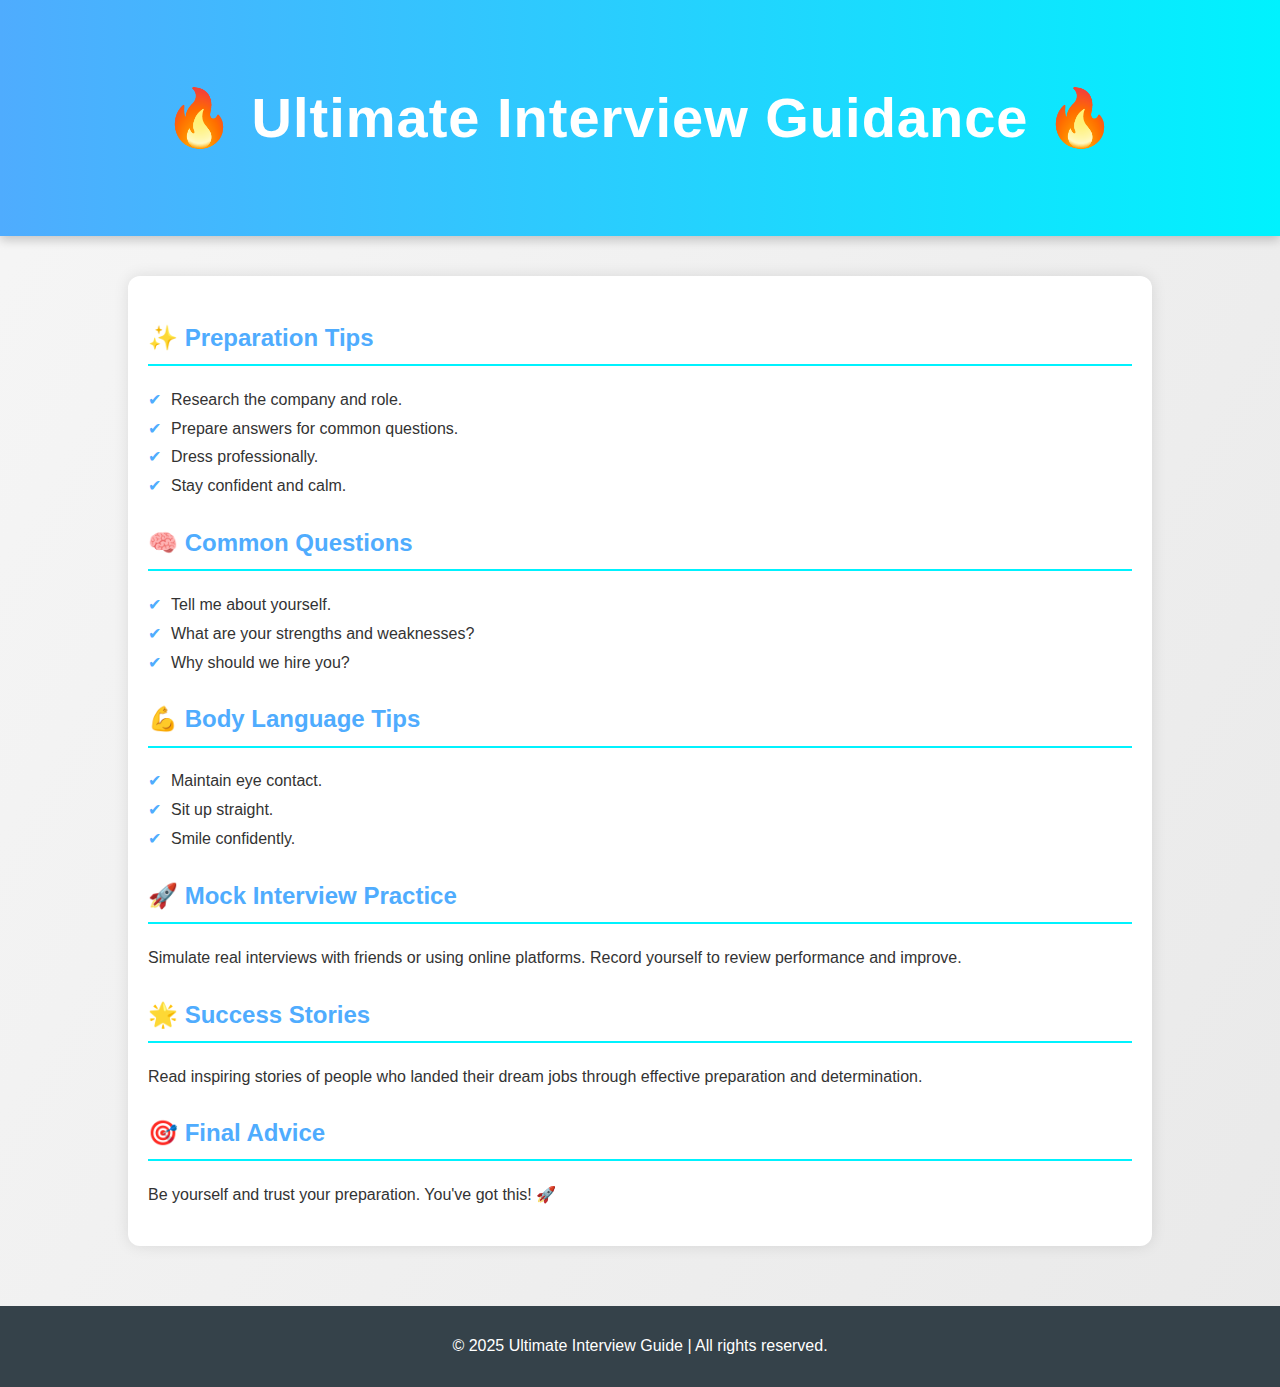
<file: interview-guidance.html>
<!DOCTYPE html>
<html>
<head>
    <title>Ultimate Interview Guidance</title>
    <style>
        /* General Styling */
        body {
            font-family: 'Poppins', sans-serif;
            line-height: 1.8;
            background: linear-gradient(120deg, #f6f6f6, #e9e9e9);
            color: #333;
            margin: 0;
            padding: 0;
        }
        .container {
            width: 80%;
            margin: auto;
            overflow: hidden;
            padding: 20px;
        }

        /* Header Styling */
        #main-header {
            background: linear-gradient(90deg, #4facfe, #00f2fe);
            color: #fff;
            padding: 30px 0;
            text-align: center;
            font-size: 28px;
            letter-spacing: 1px;
            font-weight: bold;
            box-shadow: 0 4px 10px rgba(0, 0, 0, 0.2);
        }

        /* Content Styling */
        #content {
            padding: 20px;
            background: #fff;
            margin: 20px 0;
            border-radius: 12px;
            box-shadow: 0 0 15px rgba(0, 0, 0, 0.1);
            transition: transform 0.3s ease;
        }
        #content:hover {
            transform: scale(1.02);
        }
        h2 {
            color: #4facfe;
            border-bottom: 2px solid #00f2fe;
            padding-bottom: 5px;
        }
        ul {
            list-style: none;
            padding: 0;
        }
        ul li::before {
            content: '✔';
            color: #4facfe;
            margin-right: 10px;
        }

        /* Contact Form Styling */
        #contact-form {
            margin-top: 20px;
            padding: 20px;
            background: #f9f9f9;
            border-radius: 12px;
        }
        #contact-form input, #contact-form textarea {
            width: 100%;
            padding: 10px;
            margin-bottom: 10px;
            border: 1px solid #ddd;
            border-radius: 8px;
        }
        #contact-form button {
            background: #4facfe;
            color: #fff;
            padding: 10px 15px;
            border: none;
            border-radius: 5px;
            cursor: pointer;
            transition: background 0.3s ease;
        }
        #contact-form button:hover {
            background: #00f2fe;
        }

        /* Back to Top Button */
        #back-to-top {
            display: none;
            position: fixed;
            bottom: 20px;
            right: 20px;
            background: #4facfe;
            color: #fff;
            padding: 10px 15px;
            border-radius: 5px;
            cursor: pointer;
            box-shadow: 0 4px 10px rgba(0, 0, 0, 0.3);
        }
        #back-to-top:hover {
            background: #00f2fe;
        }

        /* Footer Styling */
        footer {
            background: #35424a;
            color: #ffffff;
            text-align: center;
            padding: 10px 0;
            margin-top: 20px;
        }
        a {
            color: #00f2fe;
            text-decoration: none;
        }
    </style>

    <script>
        window.onscroll = function() {
            const btn = document.getElementById("back-to-top");
            if (document.body.scrollTop > 300 || document.documentElement.scrollTop > 300) {
                btn.style.display = "block";
            } else {
                btn.style.display = "none";
            }
        };
        function scrollToTop() {
            window.scrollTo({ top: 0, behavior: 'smooth' });
        }
    </script>
</head>

<body>
    <header id="main-header">
        <h1>🔥 Ultimate Interview Guidance 🔥</h1>
    </header>

    <div class="container">
        <section id="content">
            <h2>✨ Preparation Tips</h2>
            <ul>
                <li>Research the company and role.</li>
                <li>Prepare answers for common questions.</li>
                <li>Dress professionally.</li>
                <li>Stay confident and calm.</li>
            </ul>

            <h2>🧠 Common Questions</h2>
            <ul>
                <li>Tell me about yourself.</li>
                <li>What are your strengths and weaknesses?</li>
                <li>Why should we hire you?</li>
            </ul>

            <h2>💪 Body Language Tips</h2>
            <ul>
                <li>Maintain eye contact.</li>
                <li>Sit up straight.</li>
                <li>Smile confidently.</li>
            </ul>

            <h2>🚀 Mock Interview Practice</h2>
            <p>Simulate real interviews with friends or using online platforms. Record yourself to review performance and improve.</p>

            <h2>🌟 Success Stories</h2>
            <p>Read inspiring stories of people who landed their dream jobs through effective preparation and determination.</p>

        
            <h2>🎯 Final Advice</h2>
            <p>Be yourself and trust your preparation. You've got this! 🚀</p>
        </section>
    </div>

    <footer>
        <p>&copy; 2025 Ultimate Interview Guide | All rights reserved.</p>
    </footer>

    <div id="back-to-top" onclick="scrollToTop()">Top ↑</div>
</body>
</html>
</file>
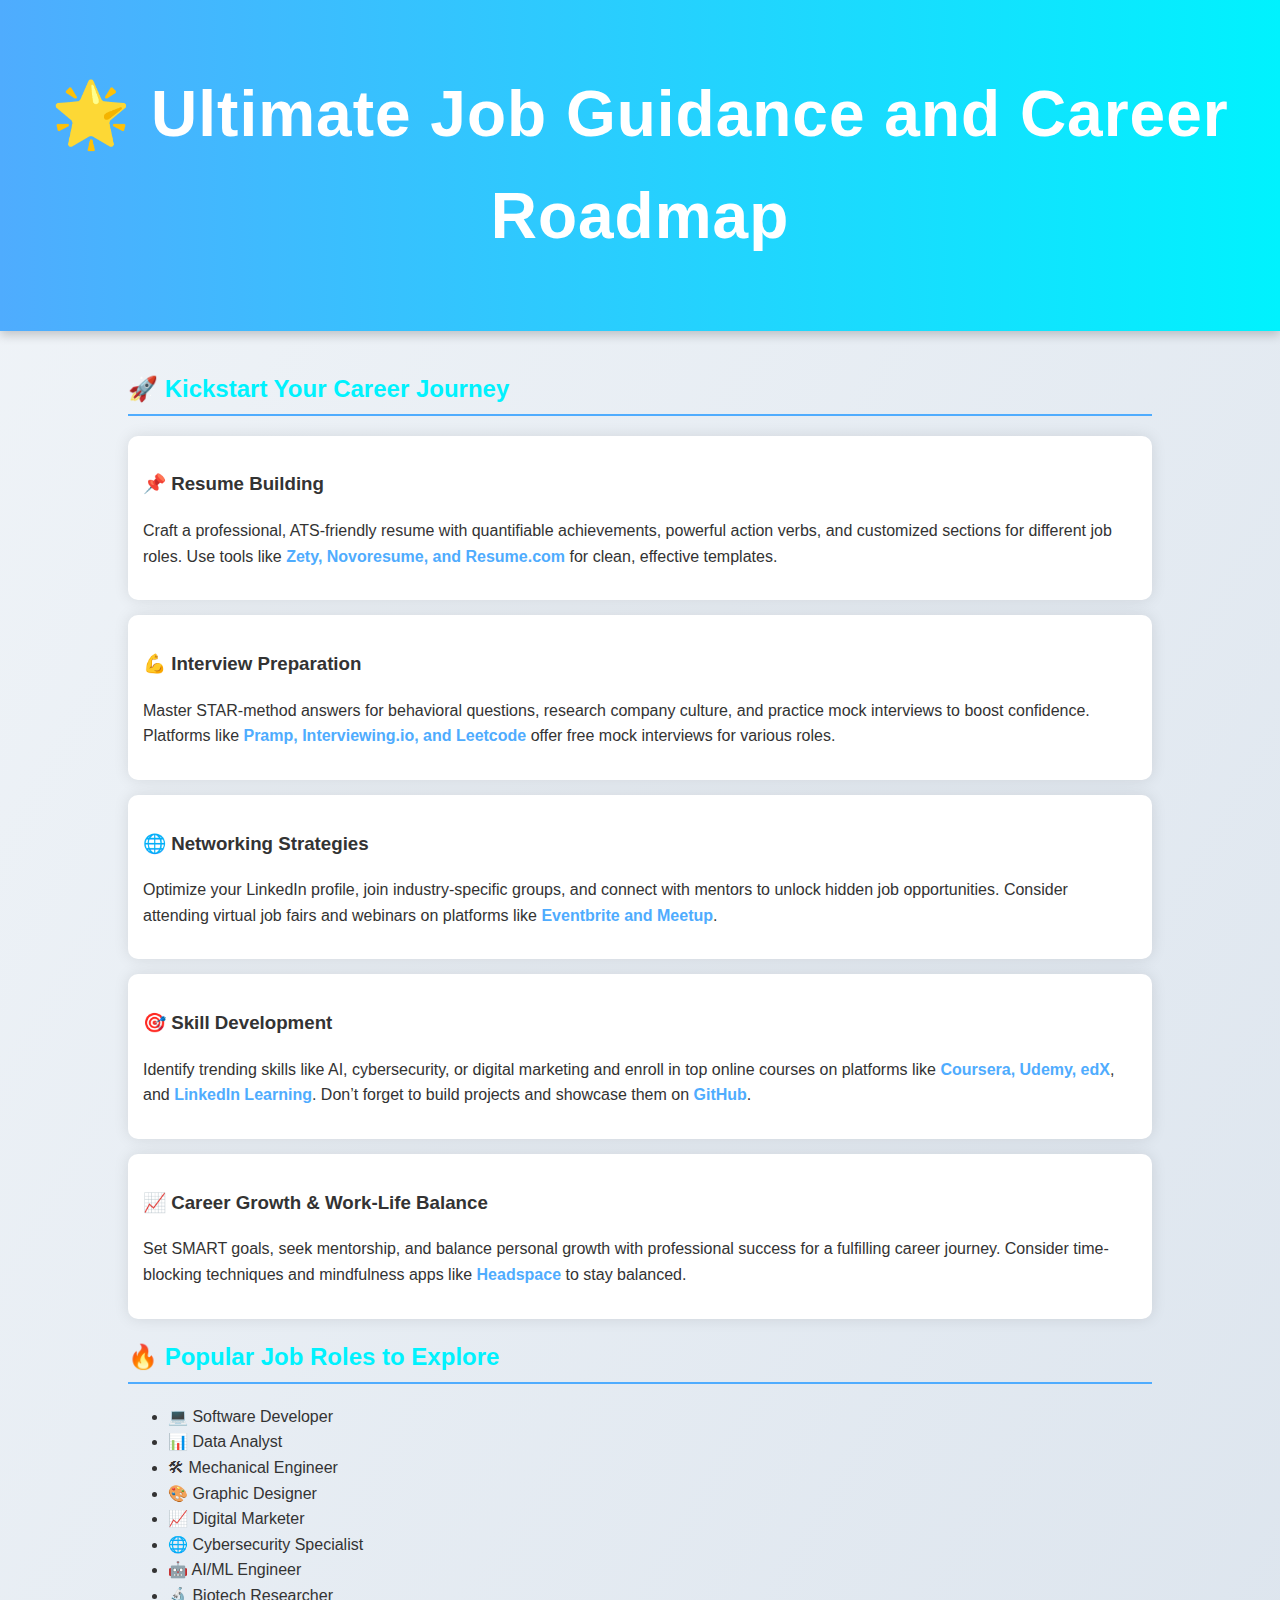
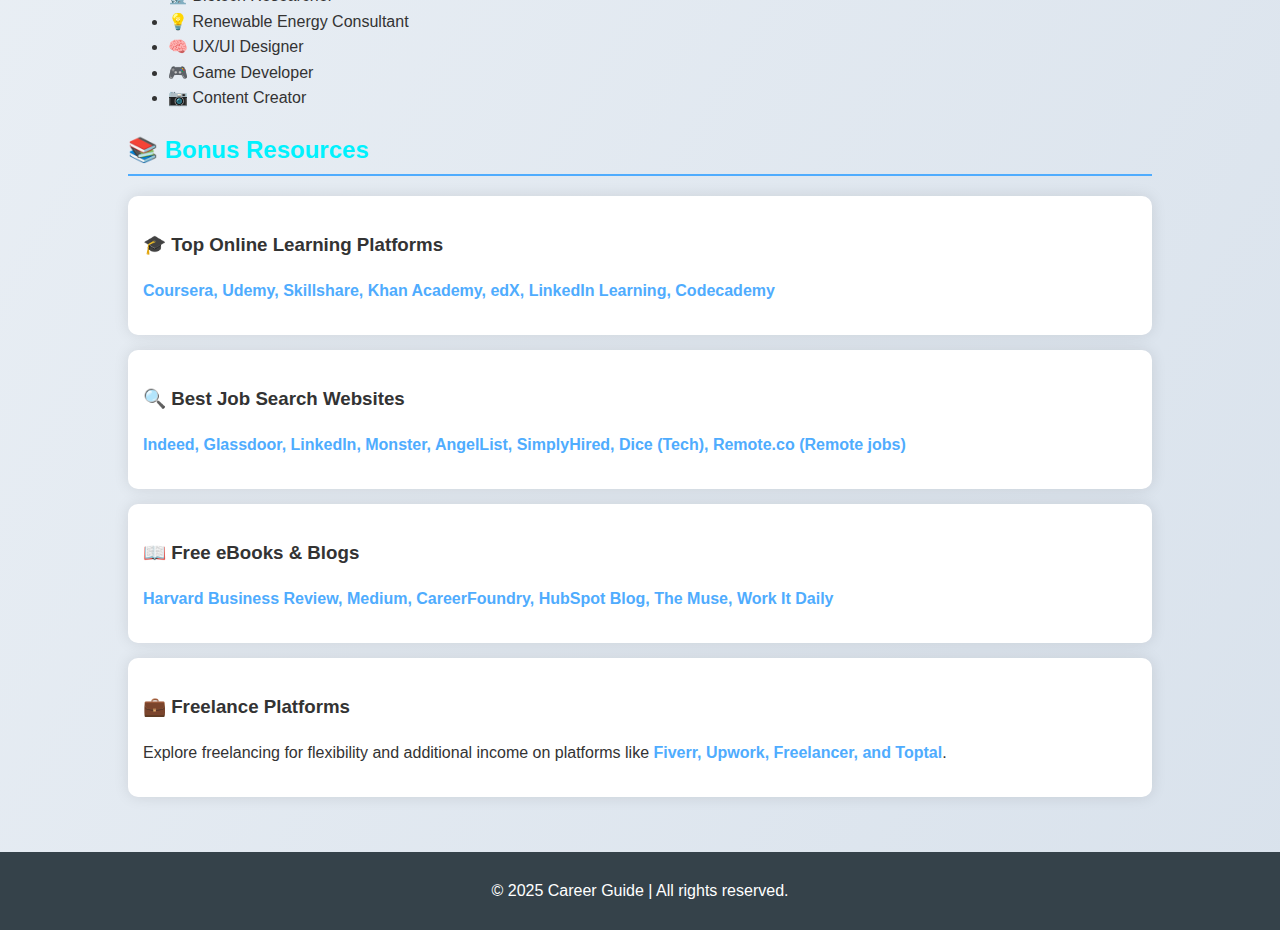
<file: job-guidance.html>
<!DOCTYPE html>
<html>
<head>
    <title>Ultimate Job Guidance and Career Roadmap</title>
    <style>
        body {
            font-family: 'Poppins', sans-serif;
            background: linear-gradient(120deg, #f0f4f8, #d9e2ec);
            color: #333;
            margin: 0;
            padding: 0;
            line-height: 1.6;
        }

        #main-header {
            background: linear-gradient(90deg, #4facfe, #00f2fe);
            color: #fff;
            padding: 20px 0;
            text-align: center;
            font-size: 32px;
            letter-spacing: 1px;
            font-weight: bold;
            box-shadow: 0 4px 10px rgba(0, 0, 0, 0.2);
        }

        .container {
            width: 80%;
            margin: auto;
            overflow: hidden;
            padding: 20px;
        }

        h2 {
            color: #00f2fe;
            border-bottom: 2px solid #4facfe;
            padding-bottom: 5px;
        }

        .section {
            background: #fff;
            padding: 15px;
            margin-bottom: 15px;
            border-radius: 10px;
            box-shadow: 0 0 15px rgba(0, 0, 0, 0.1);
            transition: transform 0.3s ease;
        }

        .section:hover {
            transform: translateY(-5px);
        }

        footer {
            background: #35424a;
            color: #ffffff;
            text-align: center;
            padding: 10px 0;
            margin-top: 20px;
        }

        .highlight {
            color: #4facfe;
            font-weight: bold;
        }
    </style>
</head>

<body>
    <header id="main-header">
        <h1>🌟 Ultimate Job Guidance and Career Roadmap</h1>
    </header>

    <div class="container">
        <h2>🚀 Kickstart Your Career Journey</h2>
        <div class="section">
            <h3>📌 Resume Building</h3>
            <p>Craft a professional, ATS-friendly resume with quantifiable achievements, powerful action verbs, and customized sections for different job roles. Use tools like <span class="highlight">Zety, Novoresume, and Resume.com</span> for clean, effective templates.</p>
        </div>

        <div class="section">
            <h3>💪 Interview Preparation</h3>
            <p>Master STAR-method answers for behavioral questions, research company culture, and practice mock interviews to boost confidence. Platforms like <span class="highlight">Pramp, Interviewing.io, and Leetcode</span> offer free mock interviews for various roles.</p>
        </div>

        <div class="section">
            <h3>🌐 Networking Strategies</h3>
            <p>Optimize your LinkedIn profile, join industry-specific groups, and connect with mentors to unlock hidden job opportunities. Consider attending virtual job fairs and webinars on platforms like <span class="highlight">Eventbrite and Meetup</span>.</p>
        </div>

        <div class="section">
            <h3>🎯 Skill Development</h3>
            <p>Identify trending skills like AI, cybersecurity, or digital marketing and enroll in top online courses on platforms like <span class="highlight">Coursera, Udemy, edX</span>, and <span class="highlight">LinkedIn Learning</span>. Don’t forget to build projects and showcase them on <span class="highlight">GitHub</span>.</p>
        </div>

        <div class="section">
            <h3>📈 Career Growth & Work-Life Balance</h3>
            <p>Set SMART goals, seek mentorship, and balance personal growth with professional success for a fulfilling career journey. Consider time-blocking techniques and mindfulness apps like <span class="highlight">Headspace</span> to stay balanced.</p>
        </div>

        <h2>🔥 Popular Job Roles to Explore</h2>
        <ul>
            <li>💻 Software Developer</li>
            <li>📊 Data Analyst</li>
            <li>🛠 Mechanical Engineer</li>
            <li>🎨 Graphic Designer</li>
            <li>📈 Digital Marketer</li>
            <li>🌐 Cybersecurity Specialist</li>
            <li>🤖 AI/ML Engineer</li>
            <li>🔬 Biotech Researcher</li>
            <li>💡 Renewable Energy Consultant</li>
            <li>🧠 UX/UI Designer</li>
            <li>🎮 Game Developer</li>
            <li>📷 Content Creator</li>
        </ul>

        <h2>📚 Bonus Resources</h2>
        <div class="section">
            <h3>🎓 Top Online Learning Platforms</h3>
            <p><span class="highlight">Coursera, Udemy, Skillshare, Khan Academy, edX, LinkedIn Learning, Codecademy</span></p>
        </div>

        <div class="section">
            <h3>🔍 Best Job Search Websites</h3>
            <p><span class="highlight">Indeed, Glassdoor, LinkedIn, Monster, AngelList, SimplyHired, Dice (Tech), Remote.co (Remote jobs)</span></p>
        </div>

        <div class="section">
            <h3>📖 Free eBooks & Blogs</h3>
            <p><span class="highlight">Harvard Business Review, Medium, CareerFoundry, HubSpot Blog, The Muse, Work It Daily</span></p>
        </div>

        <div class="section">
            <h3>💼 Freelance Platforms</h3>
            <p>Explore freelancing for flexibility and additional income on platforms like <span class="highlight">Fiverr, Upwork, Freelancer, and Toptal</span>.</p>
        </div>
    </div>

    <footer>
        <p>&copy; 2025 Career Guide | All rights reserved.</p>
    </footer>
</body>
</html>
</file>
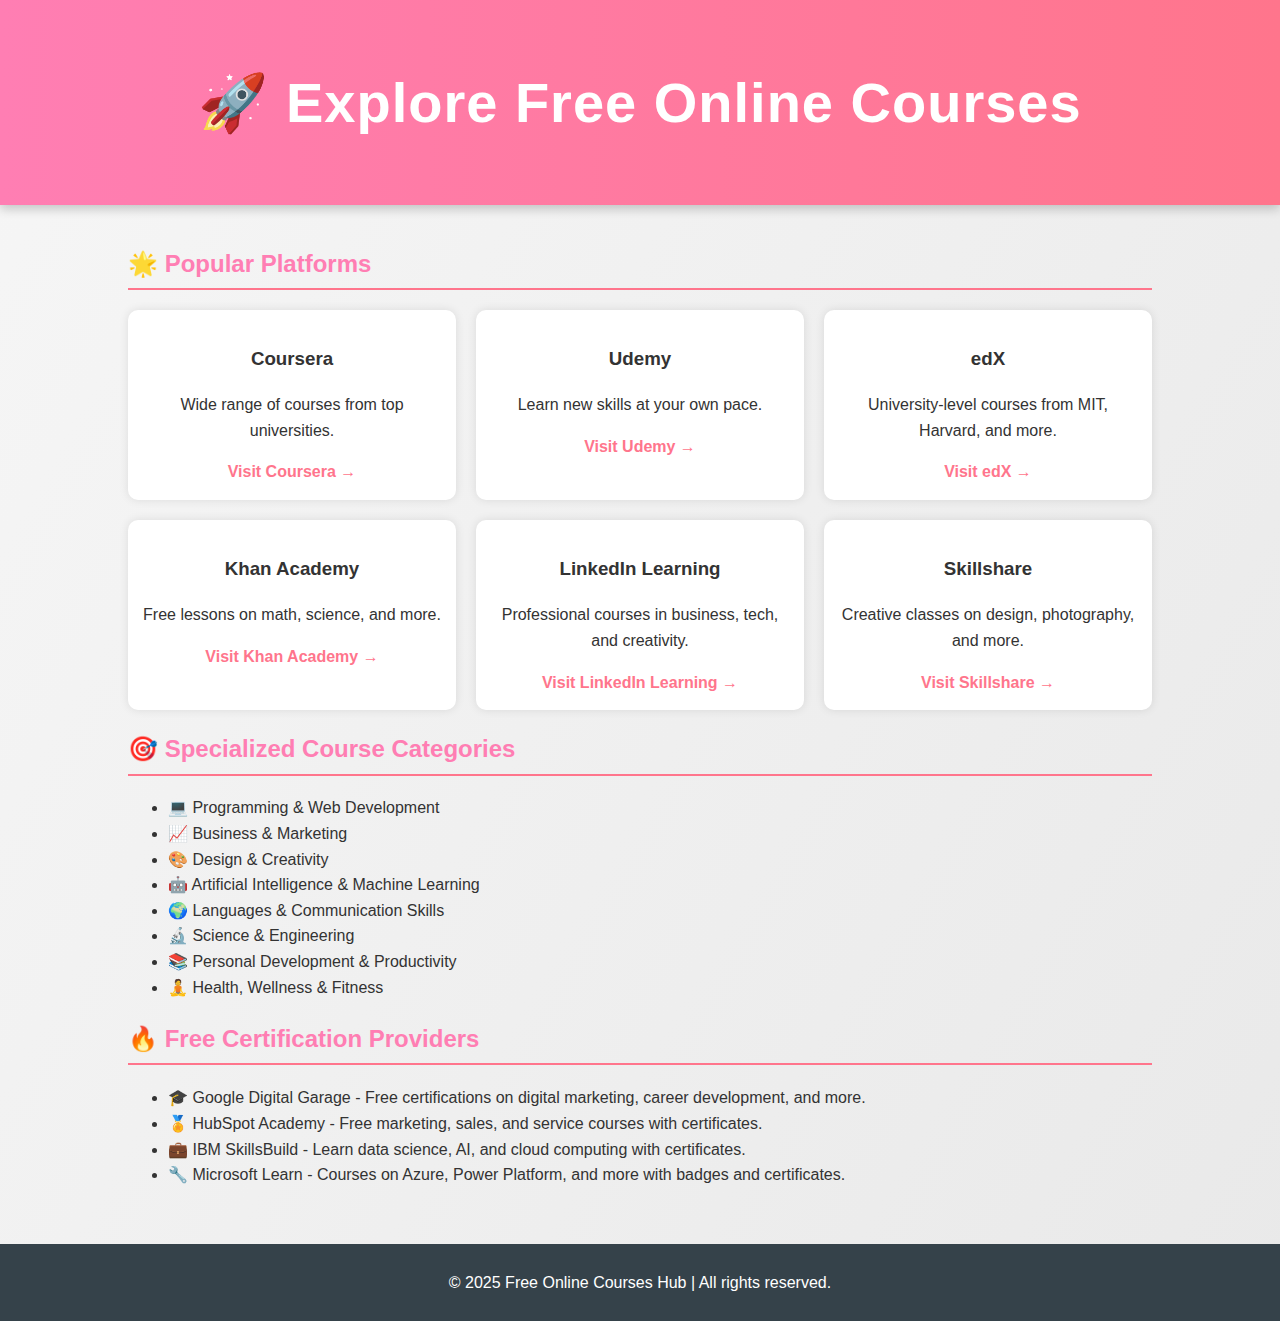
<file: online-guidance.html>
<!DOCTYPE html>
<html>
<head>
    <title>Free Online Courses</title>
    <style>
        body {
            font-family: 'Poppins', sans-serif;
            background: linear-gradient(120deg, #f6f6f6, #e9e9e9);
            color: #333;
            margin: 0;
            padding: 0;
            line-height: 1.6;
        }

        #main-header {
            background: linear-gradient(90deg, #ff7eb3, #ff758c);
            color: #fff;
            padding: 20px 0;
            text-align: center;
            font-size: 28px;
            letter-spacing: 1px;
            font-weight: bold;
            box-shadow: 0 4px 10px rgba(0, 0, 0, 0.2);
        }

        .container {
            width: 80%;
            margin: auto;
            overflow: hidden;
            padding: 20px;
        }

        h2 {
            color: #ff7eb3;
            border-bottom: 2px solid #ff758c;
            padding-bottom: 5px;
        }

        .course-list {
            display: grid;
            grid-template-columns: repeat(auto-fit, minmax(250px, 1fr));
            gap: 20px;
            margin-top: 20px;
        }

        .course-item {
            background: #fff;
            padding: 15px;
            border-radius: 10px;
            box-shadow: 0 0 10px rgba(0, 0, 0, 0.1);
            transition: transform 0.3s ease;
            text-align: center;
        }

        .course-item:hover {
            transform: translateY(-5px);
        }

        .course-item a {
            text-decoration: none;
            color: #ff758c;
            font-weight: bold;
        }

        footer {
            background: #35424a;
            color: #ffffff;
            text-align: center;
            padding: 10px 0;
            margin-top: 20px;
        }
    </style>
</head>

<body>
    <header id="main-header">
        <h1>🚀 Explore Free Online Courses</h1>
    </header>

    <div class="container">
        <h2>🌟 Popular Platforms</h2>
        <div class="course-list">
            <div class="course-item">
                <h3>Coursera</h3>
                <p>Wide range of courses from top universities.</p>
                <a href="https://www.coursera.org/" target="_blank">Visit Coursera →</a>
            </div>

            <div class="course-item">
                <h3>Udemy</h3>
                <p>Learn new skills at your own pace.</p>
                <a href="https://www.udemy.com/" target="_blank">Visit Udemy →</a>
            </div>

            <div class="course-item">
                <h3>edX</h3>
                <p>University-level courses from MIT, Harvard, and more.</p>
                <a href="https://www.edx.org/" target="_blank">Visit edX →</a>
            </div>

            <div class="course-item">
                <h3>Khan Academy</h3>
                <p>Free lessons on math, science, and more.</p>
                <a href="https://www.khanacademy.org/" target="_blank">Visit Khan Academy →</a>
            </div>

            <div class="course-item">
                <h3>LinkedIn Learning</h3>
                <p>Professional courses in business, tech, and creativity.</p>
                <a href="https://www.linkedin.com/learning/" target="_blank">Visit LinkedIn Learning →</a>
            </div>

            <div class="course-item">
                <h3>Skillshare</h3>
                <p>Creative classes on design, photography, and more.</p>
                <a href="https://www.skillshare.com/" target="_blank">Visit Skillshare →</a>
            </div>
        </div>

        <h2>🎯 Specialized Course Categories</h2>
        <ul>
            <li>💻 Programming & Web Development</li>
            <li>📈 Business & Marketing</li>
            <li>🎨 Design & Creativity</li>
            <li>🤖 Artificial Intelligence & Machine Learning</li>
            <li>🌍 Languages & Communication Skills</li>
            <li>🔬 Science & Engineering</li>
            <li>📚 Personal Development & Productivity</li>
            <li>🧘 Health, Wellness & Fitness</li>
        </ul>

        <h2>🔥 Free Certification Providers</h2>
        <ul>
            <li>🎓 Google Digital Garage - Free certifications on digital marketing, career development, and more.</li>
            <li>🏅 HubSpot Academy - Free marketing, sales, and service courses with certificates.</li>
            <li>💼 IBM SkillsBuild - Learn data science, AI, and cloud computing with certificates.</li>
            <li>🔧 Microsoft Learn - Courses on Azure, Power Platform, and more with badges and certificates.</li>
        </ul>
    </div>

    <footer>
        <p>&copy; 2025 Free Online Courses Hub | All rights reserved.</p>
    </footer>
</body>
</html>
</file>
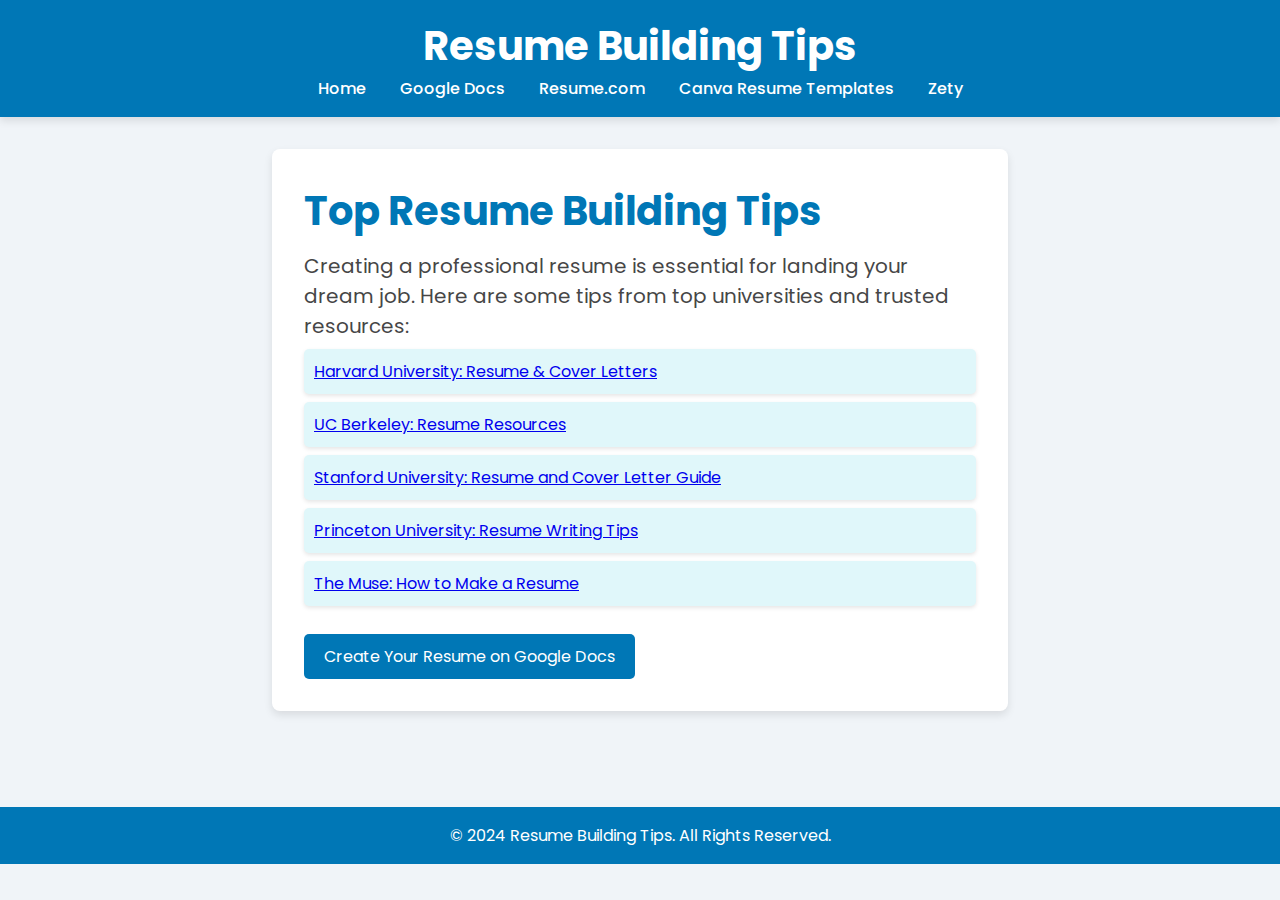
<file: resume-tips.html>
<!DOCTYPE html>
<html lang="en">
<head>
    <meta charset="UTF-8">
    <meta name="viewport" content="width=device-width, initial-scale=1.0">
    <title>Resume Building Tips</title>
    <link rel="stylesheet" href="style.css">
    <link href="https://fonts.googleapis.com/css2?family=Poppins:wght@300;400;600;700&display=swap" rel="stylesheet">
    <style>
        body {
            font-family: 'Poppins', sans-serif;
            margin: 0;
            padding: 0;
            background-color: #f0f4f8;
            color: #333;
        }

        header {
            background-color: #0077b6;
            padding: 1rem 0;
            text-align: center;
            color: white;
            box-shadow: 0 4px 8px rgba(0, 0, 0, 0.1);
        }

        header h1 {
            margin: 0;
            font-size: 2.5rem;
        }

        nav a {
            color: white;
            margin: 0 15px;
            text-decoration: none;
            font-weight: 500;
            transition: color 0.3s;
        }

        nav a:hover {
            color: #ffc300;
        }

        main {
            padding: 2rem;
            max-width: 800px;
            margin: 0 auto;
        }

        section {
            background-color: white;
            padding: 2rem;
            border-radius: 8px;
            box-shadow: 0 4px 8px rgba(0, 0, 0, 0.1);
            margin-bottom: 2rem;
        }

        h2 {
            color: #0077b6;
        }

        ul {
            list-style: none;
            padding: 0;
        }

        li {
            background-color: #e0f7fa;
            margin: 8px 0;
            padding: 10px;
            border-radius: 5px;
            box-shadow: 0 2px 4px rgba(0, 0, 0, 0.1);
        }

        a.button {
            display: inline-block;
            padding: 10px 20px;
            margin-top: 20px;
            background-color: #0077b6;
            color: white;
            border-radius: 5px;
            text-decoration: none;
            transition: background-color 0.3s;
        }

        a.button:hover {
            background-color: #005f8d;
        }

        footer {
            text-align: center;
            padding: 1rem 0;
            background-color: #0077b6;
            color: white;
            margin-top: 2rem;
        }
    </style>
</head>
<body>
    <header>
        <h1>Resume Building Tips</h1>
        <nav>
            <a href="index.html">Home</a>
            <a href="https://docs.google.com/">Google Docs</a>
            <a href="https://www.resume.com">Resume.com</a>
            <a href="https://www.canva.com/resumes/templates/">Canva Resume Templates</a>
            <a href="https://www.zety.com">Zety</a>
        </nav>
    </header>

    <main>
        <section>
            <h2>Top Resume Building Tips</h2>
            <p>Creating a professional resume is essential for landing your dream job. Here are some tips from top universities and trusted resources:</p>
            <ul>
                <li><a href="https://ocs.fas.harvard.edu/resumes-cvs-cover-letters" target="_blank">Harvard University: Resume & Cover Letters</a></li>
                <li><a href="https://career.berkeley.edu/Tools/Resume" target="_blank">UC Berkeley: Resume Resources</a></li>
                <li><a href="https://careercenter.stanford.edu/resumes-letters" target="_blank">Stanford University: Resume and Cover Letter Guide</a></li>
                <li><a href="https://careerservices.princeton.edu/resume" target="_blank">Princeton University: Resume Writing Tips</a></li>
                <li><a href="https://www.themuse.com/advice/how-to-make-a-resume-examples" target="_blank">The Muse: How to Make a Resume</a></li>
            </ul>
            <a class="button" href="https://docs.google.com/" target="_blank">Create Your Resume on Google Docs</a>
        </section>
    </main>

    <footer>
        &copy; 2024 Resume Building Tips. All Rights Reserved.
    </footer>
</body>
</html>
</file>
<file: style.css>
/* General Styles */
* {
    margin: 0;
    padding: 0;
    box-sizing: border-box;
    font-family: 'Poppins', sans-serif;
}

/* Full-Screen Video Background */
.banner {
    position: relative;
    width: 100%;
    height: 100vh;
    overflow: hidden;
}

.banner video {
    position: absolute;
    top: 50%;
    left: 50%;
    transform: translate(-50%, -50%);
    width: 100%;
    height: 100%;
    object-fit: cover;
}

/* Dark Overlay for Readability */
.overlay {
    position: absolute;
    top: 0;
    left: 0;
    width: 100%;
    height: 100%;
    background: rgba(0, 0, 0, 0.5);
}

/* Navbar */
.navbar {
    position: absolute;
    top: 20px;
    left: 50%;
    transform: translateX(-50%);
    width: 90%;
    display: flex;
    justify-content: space-between;
    align-items: center;
}

.logo {
    width: 120px;
}

.navbar ul {
    list-style: none;
    display: flex;
}

.navbar ul li {
    margin: 0 15px;
}

.navbar ul li a {
    color: white;
    text-decoration: none;
    font-weight: 500;
    padding: 10px 15px;
    transition: 0.3s;
}

.navbar ul li a:hover {
    background: white;
    color: black;
    border-radius: 5px;
}

/* Hero Section */
.content {
    position: absolute;
    top: 50%;
    left: 50%;
    transform: translate(-50%, -50%);
    text-align: center;
    color: white;
}

.animated-text {
    font-size: 50px;
    font-weight: 700;
    text-transform: uppercase;
    letter-spacing: 2px;
    animation: fadeIn 2s ease-in-out;
}

p {
    font-size: 20px;
    margin-top: 10px;
    opacity: 0.9;
}

/* CTA Button */
.cta-button {
    margin-top: 20px;
    padding: 12px 25px;
    font-size: 18px;
    font-weight: bold;
    color: white;
    background: linear-gradient(90deg, #ff5733, #ffbd33);
    border: none;
    border-radius: 30px;
    cursor: pointer;
    transition: 0.3s ease-in-out;
}

.cta-button:hover {
    background: linear-gradient(90deg, #ffbd33, #ff5733);
    transform: scale(1.1);
}

/* Animation */
@keyframes fadeIn {
    0% {
        opacity: 0;
        transform: translateY(-20px);
    }
    100% {
        opacity: 1;
        transform: translateY(0);
    }
}
/* General Styling */
body {
    font-family: 'Arial', sans-serif;
    margin: 0;
    padding: 0;
    background-color: #f4f4f4;
    color: #333;
}

.container {
    width: 90%;
    max-width: 1200px;
    margin: auto;
    padding: 50px 0;
    text-align: center;
}

h2 {
    font-size: 2.5em;
    margin-bottom: 10px;
    color: #222;
}

.subtitle {
    font-size: 1.2em;
    color: #555;
    margin-bottom: 30px;
}

/* Career Section */
.career-categories {
    display: flex;
    justify-content: space-around;
    gap: 20px;
    flex-wrap: wrap;
}

.career-box {
    background: white;
    padding: 20px;
    border-radius: 10px;
    box-shadow: 0px 4px 8px rgba(0, 0, 0, 0.1);
    text-align: center;
    width: 30%;
}

.career-box img {
    width: 100%;
    height: 200px;
    border-radius: 10px;
}

.career-box h3 {
    margin: 15px 0;
    font-size: 1.5em;
}

.learn-more {
    display: inline-block;
    margin-top: 10px;
    padding: 10px 15px;
    background: #ff6600;
    color: white;
    text-decoration: none;
    border-radius: 5px;
}

/* Career Guidance */
.guidance-steps {
    display: flex;
    flex-wrap: wrap;
    justify-content: center;
    gap: 20px;
}

.step {
    background: white;
    padding: 20px;
    width: 30%;
    border-radius: 10px;
    box-shadow: 0px 4px 8px rgba(0, 0, 0, 0.1);
}

.step h3 {
    color: #ff6600;
}

/* Resources */
.resource-list {
    display: flex;
    flex-wrap: wrap;
    justify-content: center;
    gap: 20px;
}

.resource-list a {
    display: block;
    padding: 15px;
    background: #ff6600;
    color: white;
    text-decoration: none;
    border-radius: 5px;
    transition: 0.3s;
}

.resource-list a:hover {
    background: #cc5500;
}

/* Contact Section */
.contact form {
    display: flex;
    flex-direction: column;
    width: 60%;
    margin: auto;
}

.contact input, 
.contact textarea {
    width: 100%;
    padding: 10px;
    margin-bottom: 15px;
    border-radius: 5px;
    border: 1px solid #ccc;
}

.contact button {
    padding: 10px;
    background: #ff6600;
    color: white;
    border: none;
    border-radius: 5px;
    cursor: pointer;
    transition: 0.3s;
}

.contact button:hover {
    background: #cc5500;body {
    background-color: lightblue;
}

h1 {
    color: darkblue;
    text-align: center;
}

nav a {
    color: white;
    background-color: darkblue;
    padding: 5px 10px;
    text-decoration: none;
    border-radius: 5px;
    margin: 5px;
}

#google_translate_element {
    margin-top: 20px;
    text-align: center;
}

.goog-te-banner-frame {
    display: none !important;
}

body {
    top: 0px !important;
    position: relative !important;
}
</file>
